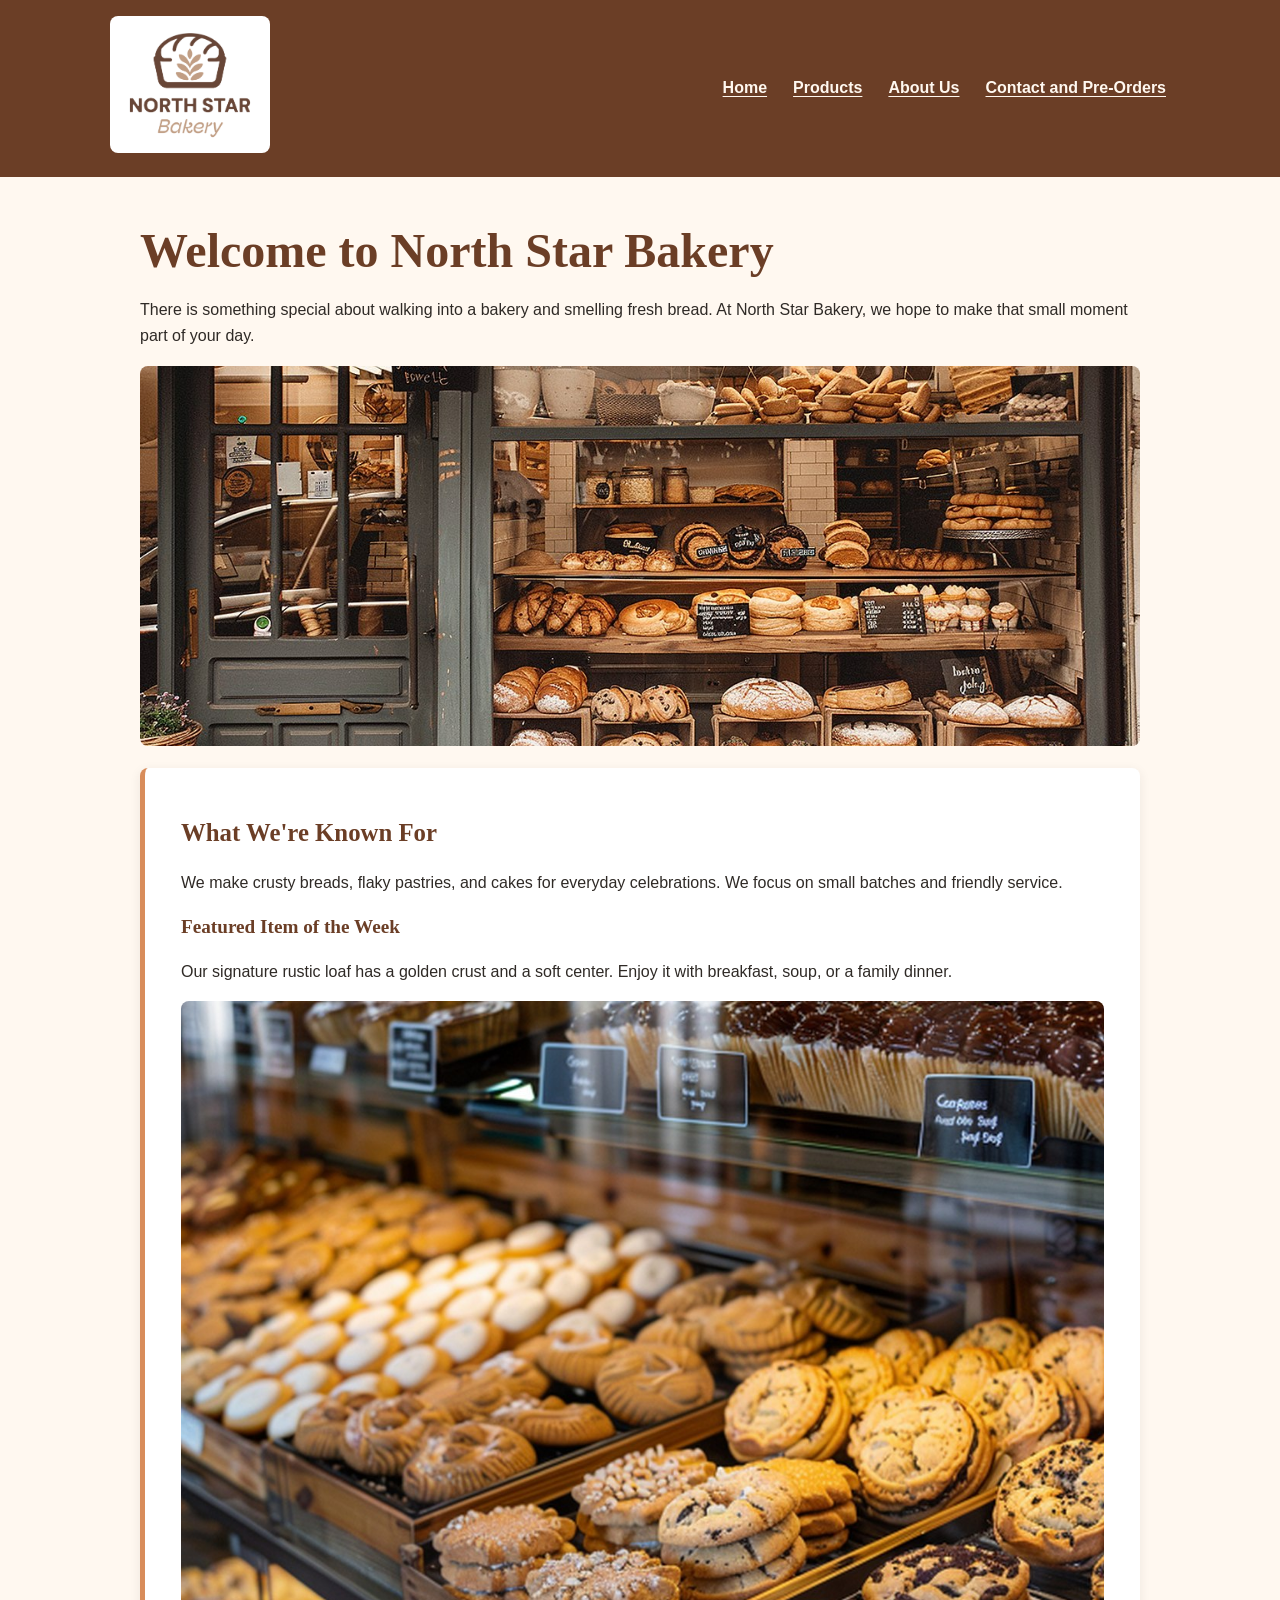
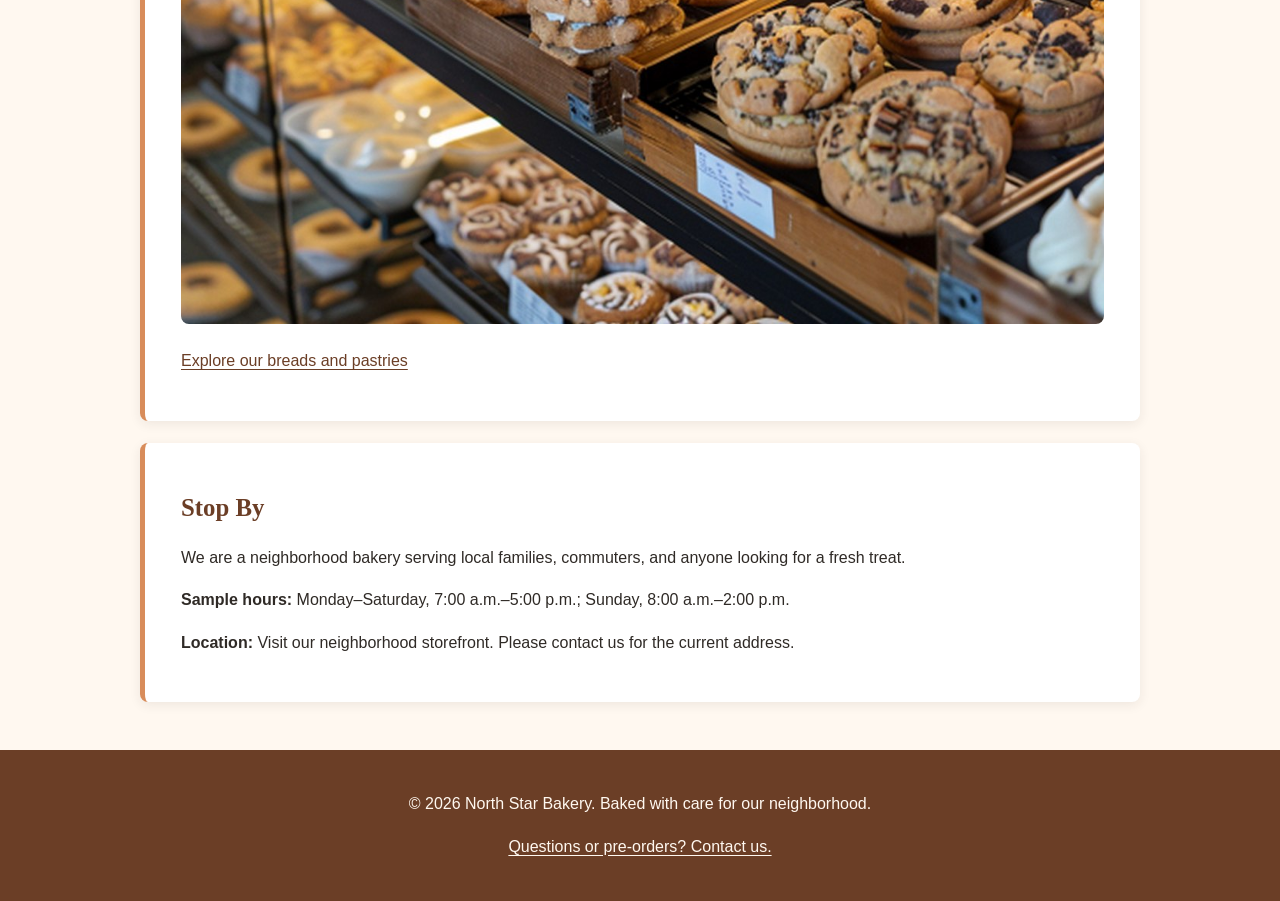
<file: index.html>
<!DOCTYPE html>
<html lang="en">
<head>
  <meta charset="UTF-8">
  <meta name="viewport" content="width=device-width, initial-scale=1.0">
  <title>Index | North Star Bakery</title>
  <link rel="stylesheet" href="styles.css">
</head>
<body>
  <a class="skip-link" href="#main-content">Skip to content</a>
  <header class="site-header"><div class="header-inner">
    <a href="index.html" aria-label="North Star Bakery home">
      <img src="media/bakery-logo.png" alt="North Star Bakery logo with a loaf and wheat design" >
    </a>
    <nav aria-label="Main navigation">
      <ul class="nav-list">
        <li><a href="index.html">Home</a></li>
        <li><a href="products.html">Products</a></li>
        <li><a href="about.html">About Us</a></li>
        <li><a href="contact.html">Contact and Pre-Orders</a></li>
      </ul>
    </nav>
  </div></header>
  <main id="main-content" class="container">
    <h1>Welcome to North Star Bakery</h1>
    <p>There is something special about walking into a bakery and smelling fresh bread. At North Star Bakery, we hope to make that small moment part of your day.</p>
   <img src="media/bakery-storefront.jpg" alt="Neighborhood bakery storefront with breads and pastries displayed in the window">
    <section class="content-card">
      <h2>What We're Known For</h2>
      <p>We make crusty breads, flaky pastries, and cakes for everyday celebrations. We focus on small batches and friendly service.</p>
      <h3>Featured Item of the Week</h3>
      <p>Our signature rustic loaf has a golden crust and a soft center. Enjoy it with breakfast, soup, or a family dinner.</p>
      <picture>
        <source media="(max-width: 600px)" srcset="media/bakery-feature-small.svg">
        <img src="media/bakery-feature-large.jpg" alt="Freshly baked cookies and pastries arranged in a bakery display" >
      </picture>
      <p><a href="products.html">Explore our breads and pastries</a></p>
    </section>
    <section class="content-card">
      <h2>Stop By</h2>
      <p>We are a neighborhood bakery serving local families, commuters, and anyone looking for a fresh treat.</p>
      <p><strong>Sample hours:</strong> Monday–Saturday, 7:00 a.m.–5:00 p.m.; Sunday, 8:00 a.m.–2:00 p.m.</p>
      <p><strong>Location:</strong> Visit our neighborhood storefront. Please contact us for the current address.</p>
    </section>
  </main>
  <footer class="site-footer">
    <p>&copy; 2026 North Star Bakery. Baked with care for our neighborhood.</p>
    <p><a href="contact.html">Questions or pre-orders? Contact us.</a></p>
  </footer>
</body>
</html>
</file>
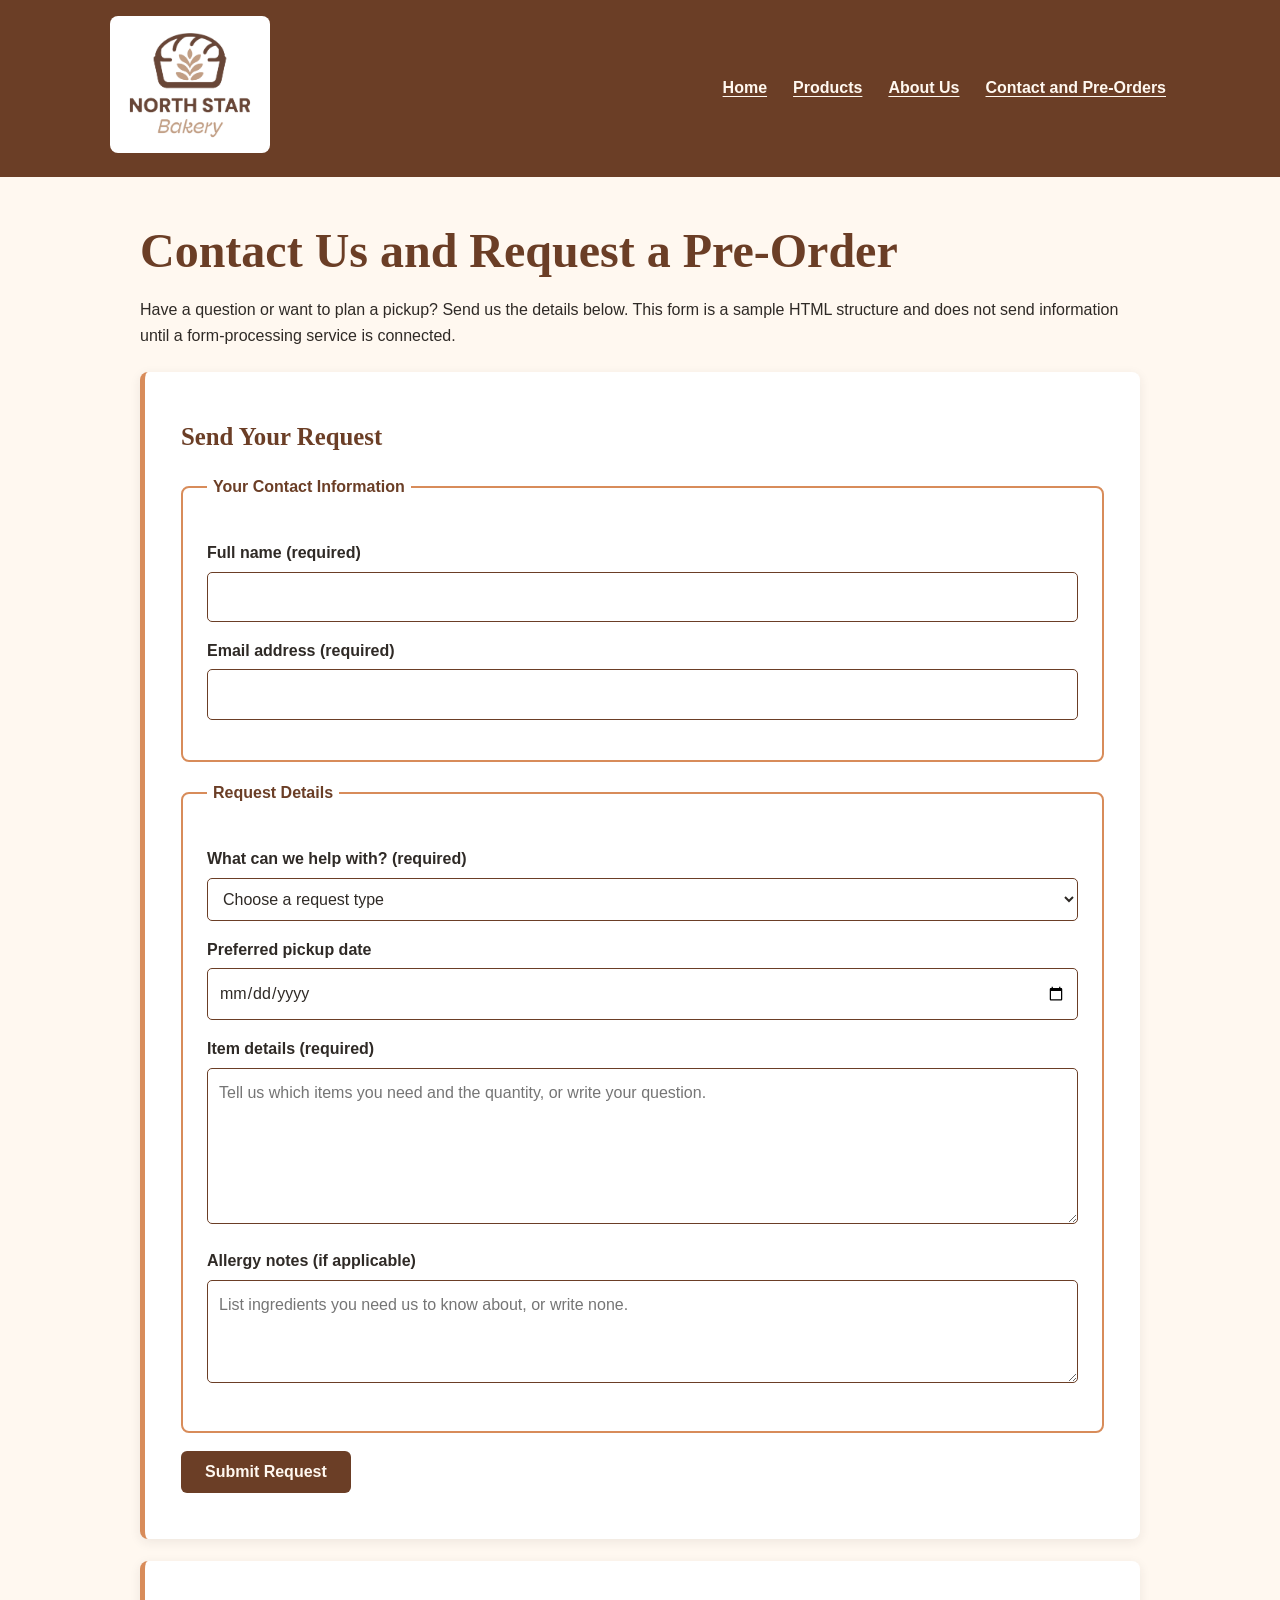
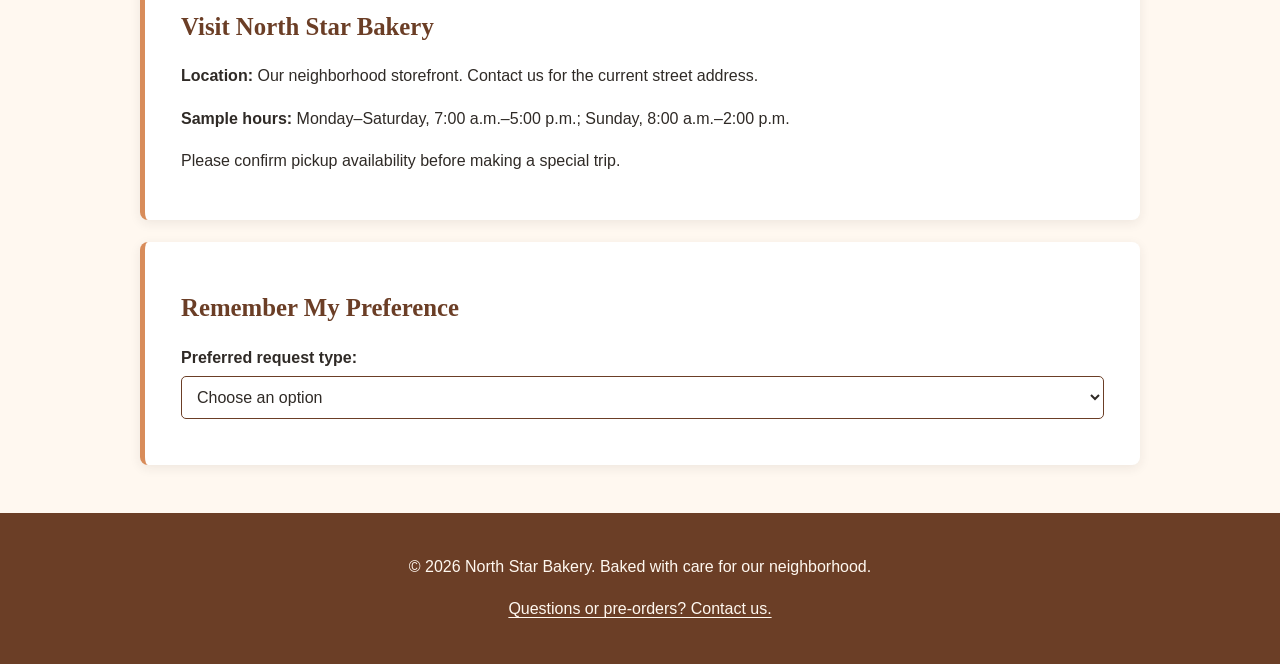
<file: contact.html>
<!DOCTYPE html>
<html lang="en">
<head>
  <meta charset="UTF-8">
  <meta name="viewport" content="width=device-width, initial-scale=1.0">
  <title>Contact | North Star Bakery</title>
  <link rel="stylesheet" href="styles.css">
</head>
<body>
  <a class="skip-link" href="#main-content">Skip to content</a>
  <header class="site-header"><div class="header-inner">
    <a href="index.html" aria-label="North Star Bakery home">
   <img src="media/bakery-logo.png" alt="North Star Bakery logo with a loaf and wheat design">
    </a>
    <nav aria-label="Main navigation">
      <ul class="nav-list">
        <li><a href="index.html">Home</a></li>
        <li><a href="products.html">Products</a></li>
        <li><a href="about.html">About Us</a></li>
        <li><a href="contact.html">Contact and Pre-Orders</a></li>
      </ul>
    </nav>
  </div></header>
  <main id="main-content" class="container">
    <h1>Contact Us and Request a Pre-Order</h1>
    <p>Have a question or want to plan a pickup? Send us the details below. This form is a sample HTML structure and does not send information until a form-processing service is connected.</p>
    <section class="content-card">
      <h2>Send Your Request</h2>
      <form action="#" method="get" onsubmit="event.preventDefault(); document.getElementById('form-status').textContent='Your request has been validated successfully! This is a demonstration, and no information has been sent.';">
        <fieldset>
          <legend>Your Contact Information</legend>
          <p><label for="customer-name">Full name (required)</label><br>
          <input type="text" id="customer-name" name="customer_name" autocomplete="name" required minlength="2"></p>
          <p><label for="customer-email">Email address (required)</label><br>
          <input type="email" id="customer-email" name="customer_email" autocomplete="email" required></p>
        </fieldset>
        <fieldset>
          <legend>Request Details</legend>
          <p><label for="request-type">What can we help with? (required)</label><br>
          <select id="request-type" name="request_type" required>
            <option value="">Choose a request type</option>
            <option value="preorder">Pre-order</option>
            <option value="question">General question</option>
          </select></p>
          <p><label for="pickup-date">Preferred pickup date</label><br>
          <input type="date" id="pickup-date" name="pickup_date"></p>
          <p><label for="item-details">Item details (required)</label><br>
          <textarea id="item-details" name="item_details" rows="5" cols="40" required minlength="5" placeholder="Tell us which items you need and the quantity, or write your question."></textarea></p>
          <p><label for="allergy-notes">Allergy notes (if applicable)</label><br>
          <textarea id="allergy-notes" name="allergy_notes" rows="3" cols="40" placeholder="List ingredients you need us to know about, or write none."></textarea></p>
        </fieldset>
        <button type="submit">Submit Request</button>
      <p id="form-status" role="status" aria-live="polite"></p>
    </form>
    </section>
    <section class="content-card">
      <h2>Visit North Star Bakery</h2>
      <p><strong>Location:</strong> Our neighborhood storefront. Contact us for the current street address.</p>
      <p><strong>Sample hours:</strong> Monday–Saturday, 7:00 a.m.–5:00 p.m.; Sunday, 8:00 a.m.–2:00 p.m.</p>
      <p>Please confirm pickup availability before making a special trip.</p>
    </section>
 <section class="content-card">
  <h2>Remember My Preference</h2>

  <label for="saved-preference">
    Preferred request type:
  </label>

  <select id="saved-preference">
    <option value="">Choose an option</option>
    <option value="preorder">Pre-order</option>
    <option value="question">General question</option>
  </select>

  <p id="preference-status" role="status" aria-live="polite"></p>
</section>

<script>
const fields = {
  name: document.getElementById('customer-name'),
  email: document.getElementById('customer-email'),
  type: document.getElementById('request-type'),
  details: document.getElementById('item-details')
};
  

const messages = {
  name: 'Please enter your full name (at least 2 characters).',
  email: 'Please enter a valid email address.',
  type: 'Please select a request type.',
  details: 'Please enter at least 5 characters.'
};

function showError(field, message) {
  let error = document.getElementById(field.id + '-error');

  if (!error) {
    error = document.createElement('span');
    error.id = field.id + '-error';
    error.style.color = '#b00020';
    error.style.display = 'block';
    field.insertAdjacentElement('afterend', error);
  }

  error.textContent = message;
  field.setAttribute('aria-invalid', message ? 'true' : 'false');
}

function validateForm(event) {
  event.preventDefault();

  let valid = true;

  const nameValid = fields.name.value.trim().length >= 2;
  const emailValid =
    /^[^\s@]+@[^\s@]+\.[^\s@]+$/.test(fields.email.value.trim());
  const typeValid = fields.type.value !== '';
  const detailsValid = fields.details.value.trim().length >= 5;

  const checks = {
    name: nameValid,
    email: emailValid,
    type: typeValid,
    details: detailsValid
  };

  Object.keys(checks).forEach(function(key) {
    if (!checks[key]) {
      showError(fields[key], messages[key]);
      valid = false;
    } else {
      showError(fields[key], '');
    }
  });

  const status = document.getElementById('form-status');

  if (valid) {
    localStorage.setItem('bakeryCustomerName', fields.name.value.trim());
    status.textContent =
      'Your request has been validated successfully. This is a demo form; no request was sent.';
  } else {
    status.textContent = 'Please correct the highlighted fields.';
  }
}

function restoreCustomerName() {
  const savedName = localStorage.getItem('bakeryCustomerName');

  if (savedName) {
    fields.name.value = savedName;
  }
}

const preference = document.getElementById('saved-preference');
const preferenceStatus = document.getElementById('preference-status');

function savePreference() {
  localStorage.setItem('bakeryPreference', preference.value);
  preferenceStatus.textContent = 'Your preference has been saved!';
}

function restorePreference() {
  const saved = localStorage.getItem('bakeryPreference');

  if (saved) {
    preference.value = saved;
    preferenceStatus.textContent =
      'Your saved preference has been restored.';
  }
}

const form = fields.name.closest('form');

form.noValidate = true;
form.addEventListener('submit', validateForm);

preference.addEventListener('change', savePreference);

restorePreference();
restoreCustomerName();
</script>
  </main>
  <footer class="site-footer">
    <p>&copy; 2026 North Star Bakery. Baked with care for our neighborhood.</p>
    <p><a href="contact.html">Questions or pre-orders? Contact us.</a></p>
  </footer>
</body>
</html>
</file>
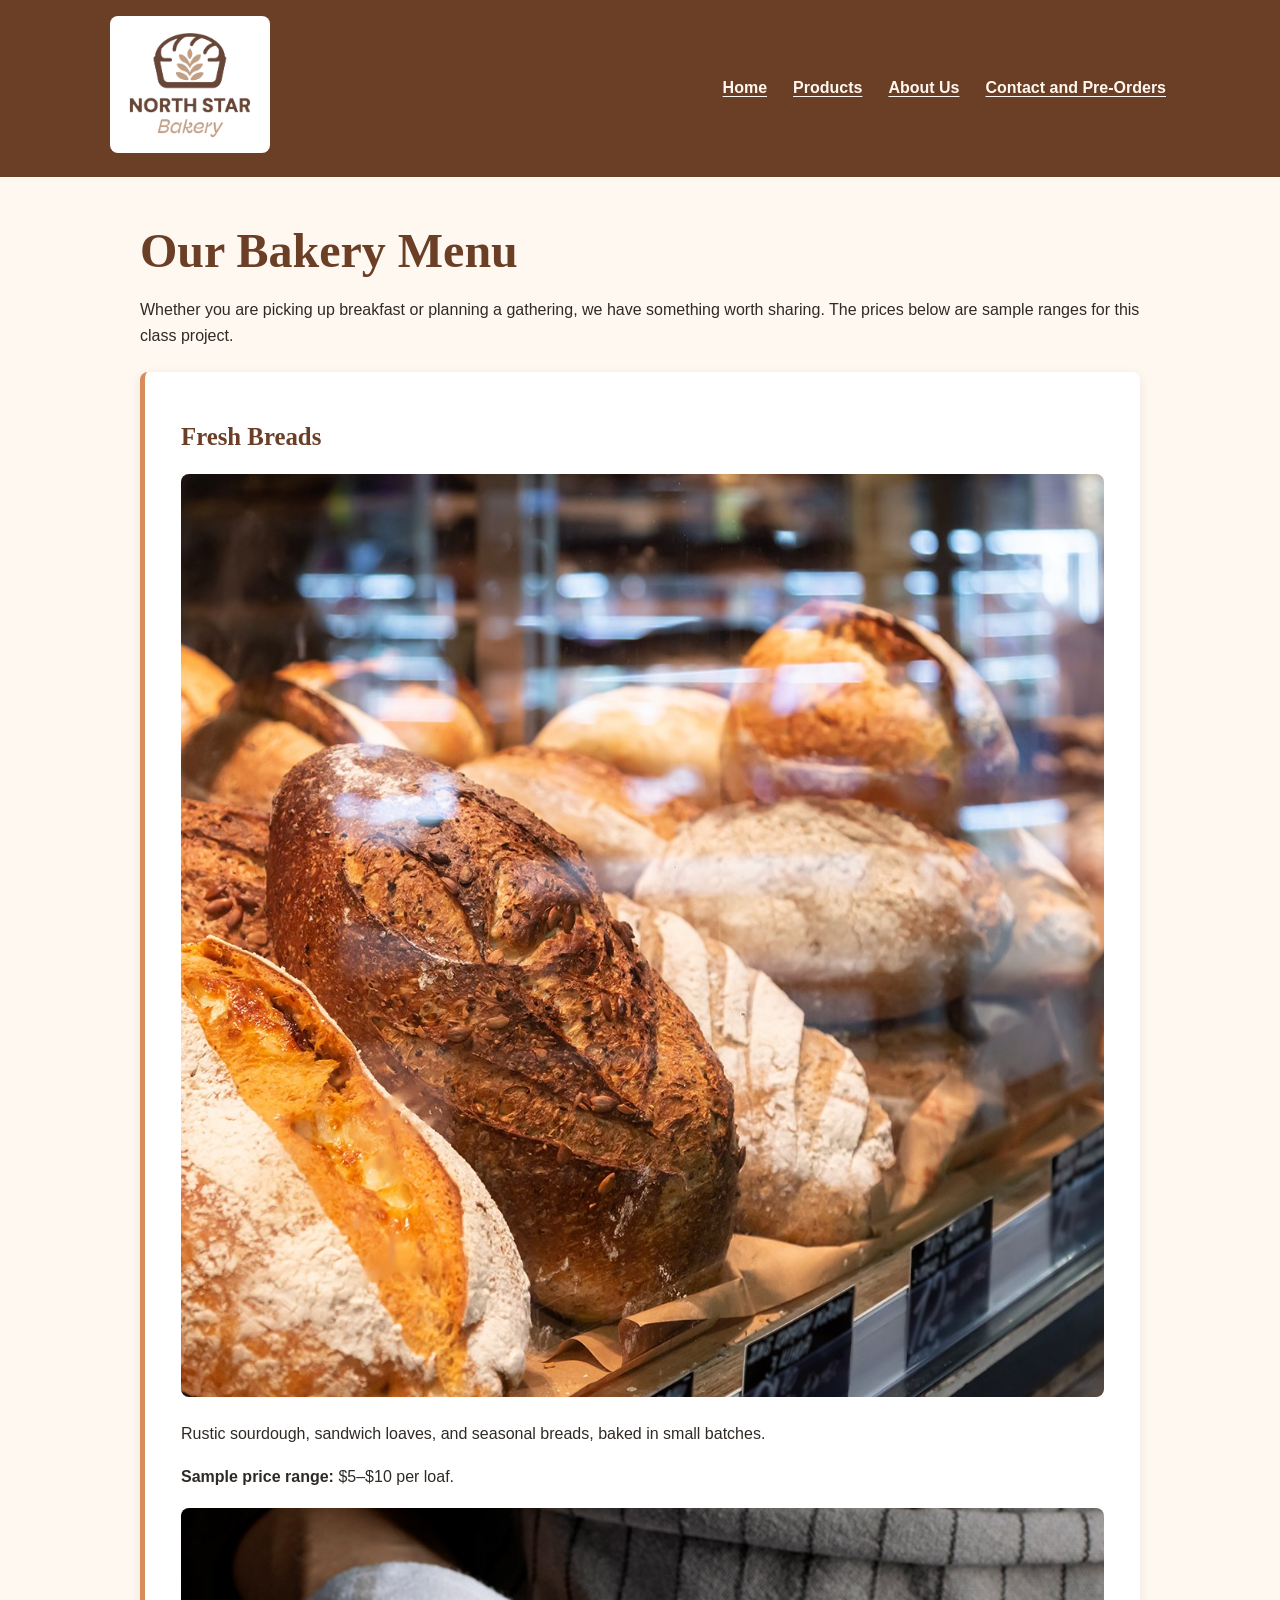
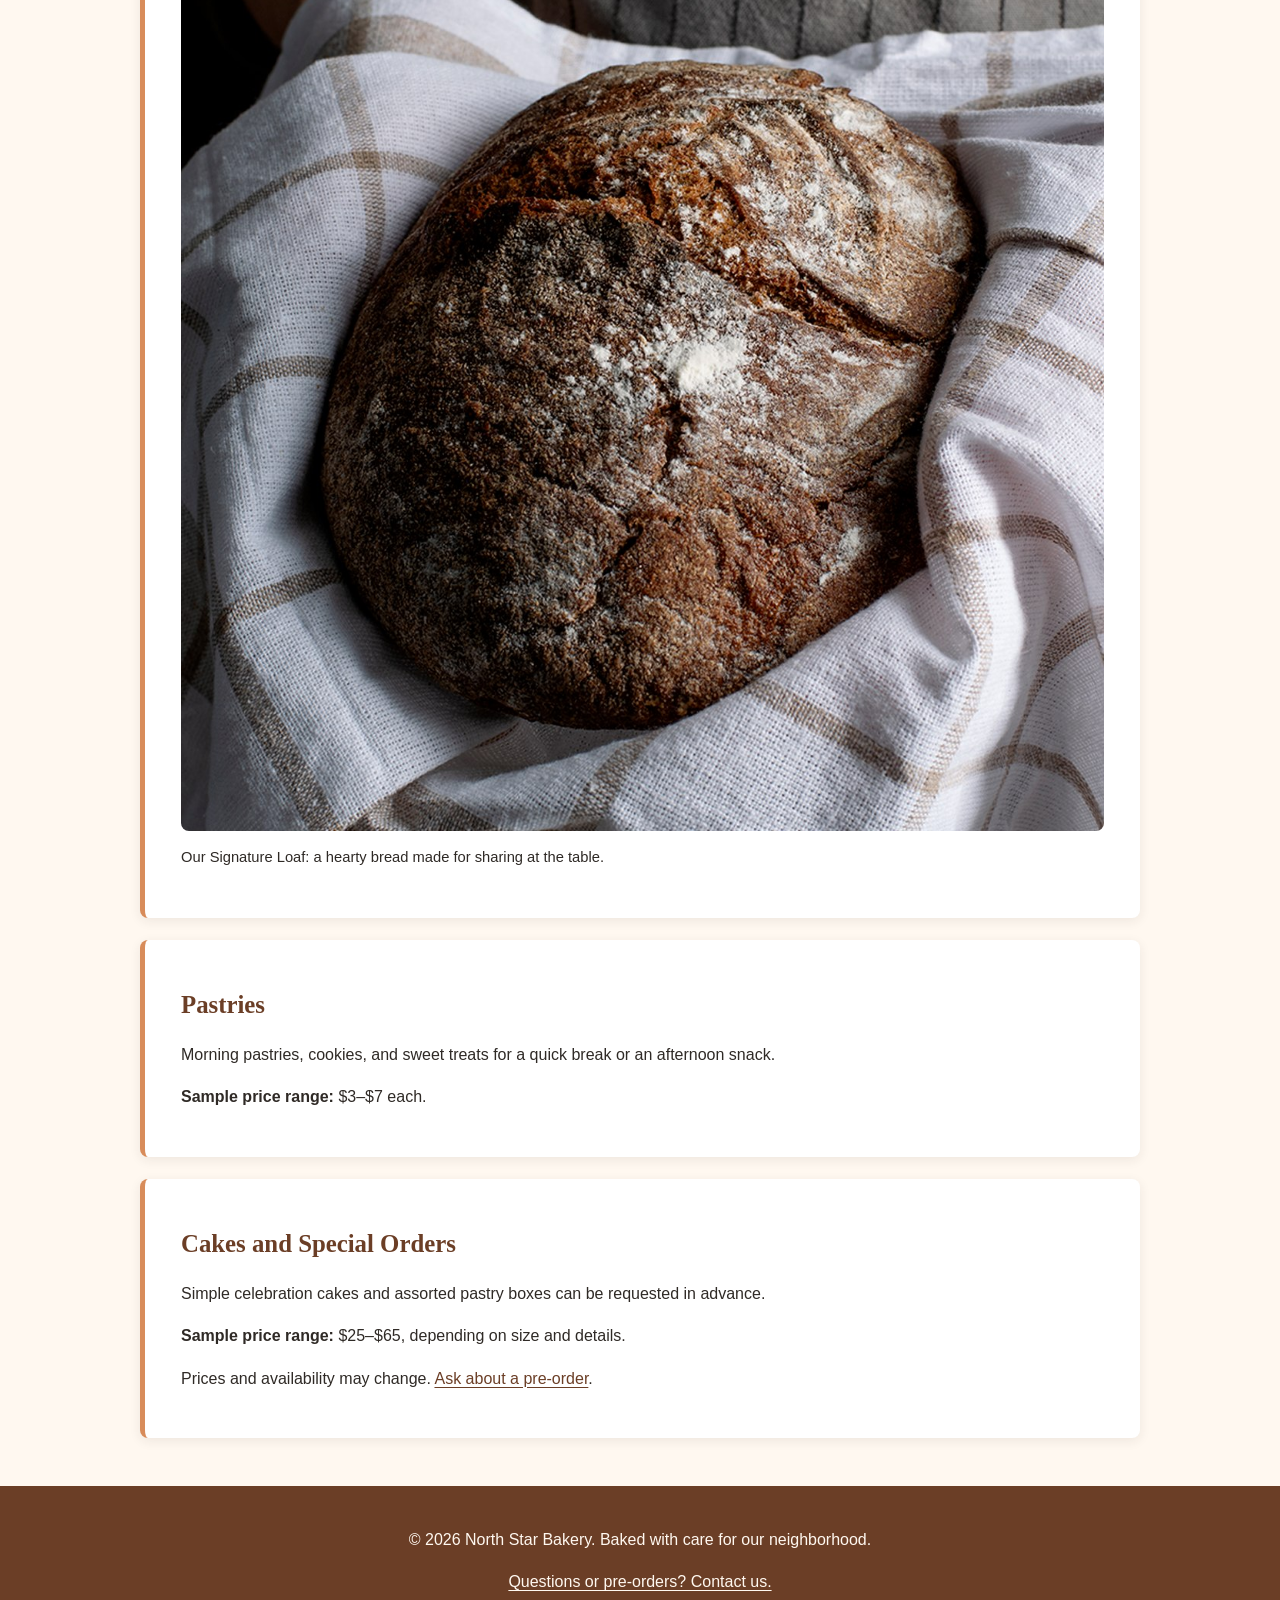
<file: products.html>
<!DOCTYPE html>
<html lang="en">
<head>
  <meta charset="UTF-8">
  <meta name="viewport" content="width=device-width, initial-scale=1.0">
  <title>Products | North Star Bakery</title>
  <link rel="stylesheet" href="styles.css">
</head>
<body>
  <a class="skip-link" href="#main-content">Skip to content</a>
  <header class="site-header"><div class="header-inner">
    <a href="index.html" aria-label="North Star Bakery home">
      <img src="media/bakery-logo.png" alt="North Star Bakery logo with a loaf and wheat design">
    </a>
    <nav aria-label="Main navigation">
      <ul class="nav-list">
        <li><a href="index.html">Home</a></li>
        <li><a href="products.html">Products</a></li>
        <li><a href="about.html">About Us</a></li>
        <li><a href="contact.html">Contact and Pre-Orders</a></li>
      </ul>
    </nav>
  </div></header>
  <main id="main-content" class="container">
    <h1>Our Bakery Menu</h1>
    <p>Whether you are picking up breakfast or planning a gathering, we have something worth sharing. The prices below are sample ranges for this class project.</p>
    <section class="content-card">
      <h2>Fresh Breads</h2>
      <img src="media/bakery-bread.jpg" alt="Several round artisan loaves with golden crusts in a bakery display" >
      <p>Rustic sourdough, sandwich loaves, and seasonal breads, baked in small batches.</p>
      <p><strong>Sample price range:</strong> $5–$10 per loaf.</p>
      <figure>
        <img src="media/bakery-signature-loaf.jpg" alt="Round rustic signature loaf with a flour-dusted crust resting on a striped cloth" >
        <figcaption>Our Signature Loaf: a hearty bread made for sharing at the table.</figcaption>
      </figure>
    </section>
    <section class="content-card">
      <h2>Pastries</h2>
      <p>Morning pastries, cookies, and sweet treats for a quick break or an afternoon snack.</p>
      <p><strong>Sample price range:</strong> $3–$7 each.</p>
    </section>
    <section class="content-card">
      <h2>Cakes and Special Orders</h2>
      <p>Simple celebration cakes and assorted pastry boxes can be requested in advance.</p>
      <p><strong>Sample price range:</strong> $25–$65, depending on size and details.</p>
      <p>Prices and availability may change. <a href="contact.html">Ask about a pre-order</a>.</p>
    </section>
  </main>
  <footer class="site-footer">
    <p>&copy; 2026 North Star Bakery. Baked with care for our neighborhood.</p>
    <p><a href="contact.html">Questions or pre-orders? Contact us.</a></p>
  </footer>
</body>
</html>
</file>
<file: styles.css>
/* North Star Bakery | Mobile-first design system */
:root { --cream:#FFF8F0; --brown:#6B3E26; --peach:#D88C5A; --charcoal:#2F2A26; }
* { box-sizing:border-box; }
html { scroll-behavior:smooth; }
body { margin:0; background:var(--cream); color:var(--charcoal); font-family:Arial,Helvetica,sans-serif; line-height:1.65; }
a { color:var(--brown); text-underline-offset:3px; }
a:hover,a:focus-visible { color:var(--charcoal); }
:focus-visible { outline:3px solid var(--peach); outline-offset:3px; }
.skip-link { position:absolute; left:-9999px; top:0; padding:12px; background:var(--cream); z-index:10; }
.skip-link:focus { left:12px; }
.site-header { background:var(--brown); color:var(--cream); }
.header-inner { max-width:1100px; margin:auto; padding:16px 20px; display:flex; flex-direction:column; align-items:center; gap:12px; }
.site-header img { width:160px; max-width:100%; height:auto; }
.nav-list { display:flex; flex-wrap:wrap; justify-content:center; gap:8px 18px; padding:0; margin:0; list-style:none; }
.nav-list a { display:inline-block; padding:8px 4px; color:var(--cream); font-weight:700; }
.nav-list a:hover,.nav-list a:focus-visible { color:var(--peach); }
.container { width:min(100% - 32px,1000px); margin:30px auto 48px; }
h1,h2,h3 { font-family:Georgia,'Times New Roman',serif; color:var(--brown); line-height:1.25; }
h1 { font-size:clamp(2rem,5vw,3rem); margin-bottom:12px; }
h2 { font-size:1.55rem; }
h3 { font-size:1.2rem; }
.content-card { padding:20px; margin:22px 0; border-left:5px solid var(--peach); background:#fff; border-radius:8px; box-shadow:0 3px 12px #2f2a2615; }
img,video { max-width:100%; height:auto; border-radius:8px; }
main>img, main>picture img { display:block; width:100%; max-height:380px; object-fit:cover; }
figure { margin:18px 0; } figcaption { font-size:.92rem; margin-top:6px; }
fieldset { border:2px solid var(--peach); border-radius:8px; margin:18px 0; padding:16px; }
legend { color:var(--brown); font-weight:bold; padding:0 6px; }
label { display:inline-block; margin-bottom:5px; font-weight:600; }
input,select,textarea { width:100%; max-width:100%; padding:11px; font:inherit; color:var(--charcoal); border:1px solid var(--brown); border-radius:5px; background:#fff; }
button { padding:12px 24px; border:0; border-radius:6px; background:var(--brown); color:var(--cream); font:700 1rem Arial,sans-serif; cursor:pointer; }
button:hover { background:var(--charcoal); }
.site-footer { padding:25px 20px; text-align:center; background:var(--brown); color:var(--cream); }
.site-footer a { color:var(--cream); }
@media (min-width:760px) { .header-inner { flex-direction:row; justify-content:space-between; } .nav-list { justify-content:flex-end; } .container { margin-top:44px; } .content-card { padding:30px 36px; } fieldset { padding:24px; } }
@media (max-width:380px) { .nav-list { gap:2px 12px; } .nav-list a { font-size:.9rem; } .content-card { padding:15px; } }
</file>
